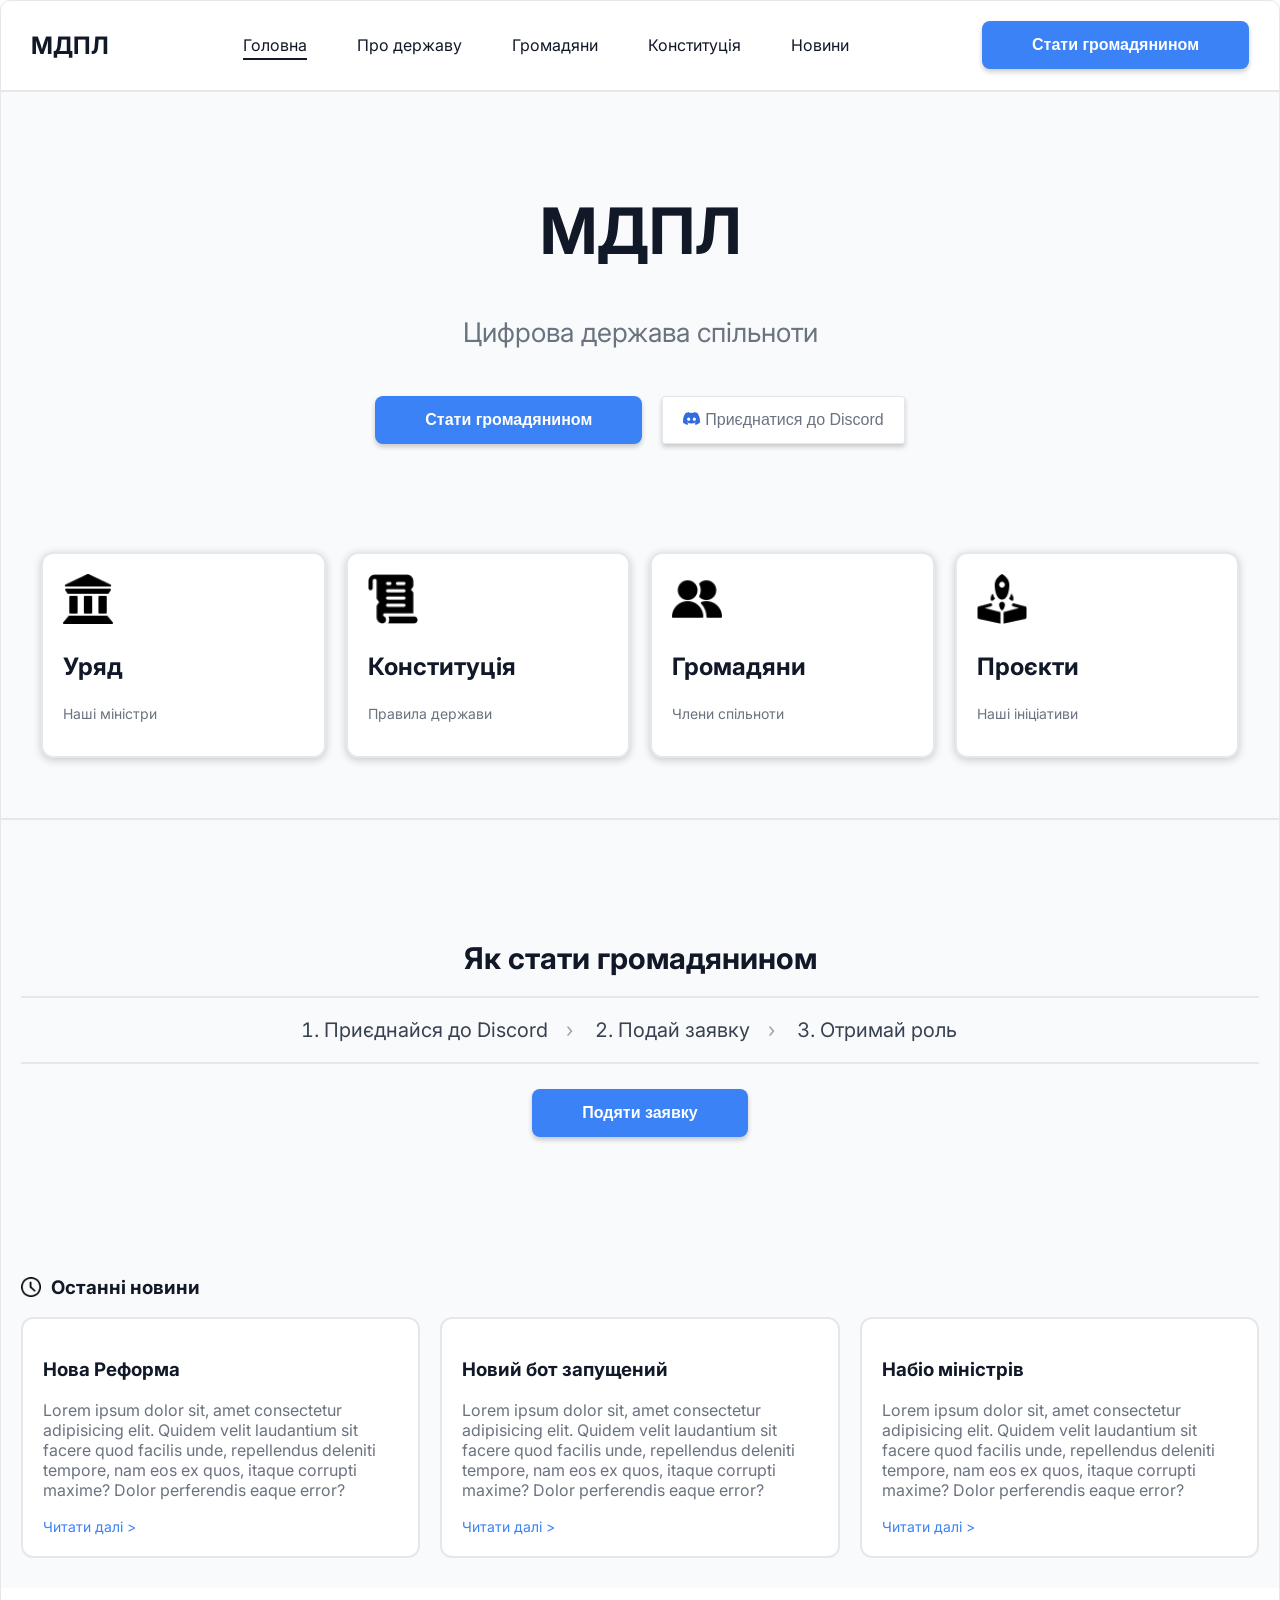
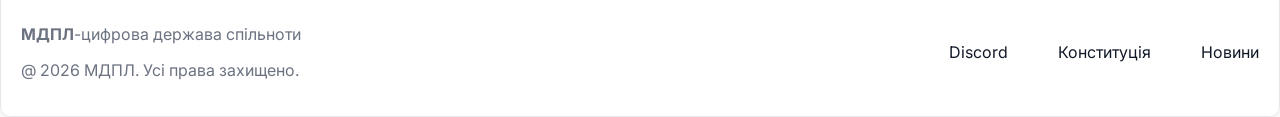
<file: index.html>
<!DOCTYPE html>
<html lang="en">
<head>
    <meta charset="UTF-8">
    <meta name="viewport" content="width=device-width, initial-scale=1.0">
    <title>MDPL</title>
    <link href="https://fonts.googleapis.com/css2?family=Inter&display=swap" rel="stylesheet">

    <link rel="stylesheet" href="./css/style.css">
</head>

<body data-page="home">
    <header id="header" class="header"></header>

    <main>
        <section id="hero-home" class="hero-home">
            <div class="hero-title">
                <h1>МДПЛ</h1>
                <p>Цифрова держава спільноти</p>
            </div>
            <div class="hero-btns">
                <button id="become-citizen-btn" class="btn become-citizen-btn">Стати громадянином</button>
                <button id="join-btn" class="btn join-btn" type="button" onclick="location.href='https://discord.gg/MwVAkWAUa9'">
                    <span>
                        <svg style="color: rgba(51, 109, 221);" xmlns="http://www.w3.org/2000/svg" width="17" height="17" fill="currentColor" class="bi bi-discord" viewBox="0 0 16 16">
                            <path d="M13.545 2.907a13.2 13.2 0 0 0-3.257-1.011.05.05 0 0 0-.052.025c-.141.25-.297.577-.406.833a12.2 12.2 0 0 0-3.658 0 8 8 0 0 0-.412-.833.05.05 0 0 0-.052-.025c-1.125.194-2.22.534-3.257 1.011a.04.04 0 0 0-.021.018C.356 6.024-.213 9.047.066 12.032q.003.022.021.037a13.3 13.3 0 0 0 3.995 2.02.05.05 0 0 0 .056-.019q.463-.63.818-1.329a.05.05 0 0 0-.01-.059l-.018-.011a9 9 0 0 1-1.248-.595.05.05 0 0 1-.02-.066l.015-.019q.127-.095.248-.195a.05.05 0 0 1 .051-.007c2.619 1.196 5.454 1.196 8.041 0a.05.05 0 0 1 .053.007q.121.1.248.195a.05.05 0 0 1-.004.085 8 8 0 0 1-1.249.594.05.05 0 0 0-.03.03.05.05 0 0 0 .003.041c.24.465.515.909.817 1.329a.05.05 0 0 0 .056.019 13.2 13.2 0 0 0 4.001-2.02.05.05 0 0 0 .021-.037c.334-3.451-.559-6.449-2.366-9.106a.03.03 0 0 0-.02-.019m-8.198 7.307c-.789 0-1.438-.724-1.438-1.612s.637-1.613 1.438-1.613c.807 0 1.45.73 1.438 1.613 0 .888-.637 1.612-1.438 1.612m5.316 0c-.788 0-1.438-.724-1.438-1.612s.637-1.613 1.438-1.613c.807 0 1.451.73 1.438 1.613 0 .888-.631 1.612-1.438 1.612"/>
                        </svg>
                    </span>
                    Приєднатися до Discord
                </button>
            </div>
        </section>
        <section id="features" class="features">
            <div class="features-card card">
                <div class="card-main">
                    <img src="./icons/goverment.png" alt="government" width="50px">
                    <h3>Уряд</h3>
                    <p>Наші міністри</p>
                </div>
                <div class="card-hidden">
                    <p>
                        Lorem ipsum dolor sit, amet consectetur adipisicing elit. Similique magni dolor amet illum, 
                        voluptas assumenda esse sunt aperiam possimus? Dolores nobis sit dolore porro rerum inventore ea commodi doloribus recusandae!
                    </p>
                </div>
            </div>
            <div class="features-card card">
                <div class="card-main">
                    <img src="./icons/contitution.png" alt="government" width="50px">
                    <h3>Конституція</h3>
                    <p>Правила держави</p>
                </div>
                <div class="card-hidden">
                    <p>
                        Lorem ipsum dolor sit, amet consectetur adipisicing elit. Similique magni dolor amet illum, 
                        voluptas assumenda esse sunt aperiam possimus? Dolores nobis sit dolore porro rerum inventore ea commodi doloribus recusandae!
                    </p>
                </div>
            </div>
            <div class="features-card card">
                <div class="card-main">
                    <img src="./icons/citizens.png" alt="government" width="50px">
                    <h3>Громадяни</h3>
                    <p>Члени спільноти</p>
                </div>
                <div class="card-hidden">
                    <p>
                        Lorem ipsum dolor sit, amet consectetur adipisicing elit. Similique magni dolor amet illum, 
                        voluptas assumenda esse sunt aperiam possimus? Dolores nobis sit dolore porro rerum inventore ea commodi doloribus recusandae!
                    </p>
                </div>
            </div>
            <div class="features-card card">
                <div class="card-main">
                    <img src="./icons/project.png" alt="government" width="50px">
                    <h3>Проєкти</h3>
                    <p>Наші ініціативи</p>
                </div>
                <div class="card-hidden">
                    <p>
                        Lorem ipsum dolor sit, amet consectetur adipisicing elit. Similique magni dolor amet illum, 
                        voluptas assumenda esse sunt aperiam possimus? Dolores nobis sit dolore porro rerum inventore ea commodi doloribus recusandae!
                    </p>
                </div>
            </div>
        </section>
        <section id="application" class="application">
            <div class="container">
                <h3>Як стати громадянином</h3>
                <ol class="steps-list">
                    <li>Приєднайся до Discord</li>
                    <li>Подай заявку</li>
                    <li>Отримай роль</li>
                </ol>
                <button id="become-citizen-btn" class="btn become-citizen-btn">Подяти заявку</button>
            </div>
        </section>
        <section id="last-news" class="last-news">
            <div class="container">
                <div class="last-news-title">
                    <img src="./icons/time.png" alt="clock" width="20px">
                    <h3>Останні новини</h3>
                </div>

                <div class="news-grid">
                    <div class="card">
                        <h3>Нова Реформа</h3>
                        <p>
                            Lorem ipsum dolor sit, amet consectetur adipisicing elit. 
                            Quidem velit laudantium sit facere quod facilis unde, repellendus deleniti tempore, nam eos ex quos, itaque corrupti maxime? Dolor perferendis eaque error?
                        </p>
                        <a href="">Читати далі ></a>
                    </div>
                    <div class="card">
                        <h3>Новий бот запущений</h3>
                        <p>
                            Lorem ipsum dolor sit, amet consectetur adipisicing elit. 
                            Quidem velit laudantium sit facere quod facilis unde, repellendus deleniti tempore, nam eos ex quos, itaque corrupti maxime? Dolor perferendis eaque error?
                        </p>
                        <a href="">Читати далі ></a>
                    </div>
                    <div class="card">
                        <h3>Набіо міністрів</h3>
                        <p>
                            Lorem ipsum dolor sit, amet consectetur adipisicing elit. 
                            Quidem velit laudantium sit facere quod facilis unde, repellendus deleniti tempore, nam eos ex quos, itaque corrupti maxime? Dolor perferendis eaque error?
                        </p>
                        <a href="">Читати далі ></a>
                    </div>
                </div>
            </div>
        </section>
    </main>

    <footer>
        <div class="container">
            <div class="footer-right">
                <p><strong>МДПЛ</strong>-цифрова держава спільноти</p>
                <p>@ 2026 МДПЛ. Усі права захищено.</p>
            </div>
            <div class="footer-left">
                <nav>
                    <a href="https://discord.gg/MwVAkWAUa9'">Discord</a>
                    <a href="constitution.html">Конституція</a>
                    <a href="news.html">Новини</a>
                </nav>
            </div>
        </div>
    </footer>


    <!-- Modal -->
    <div class="backdrop">
        <div id="modal" class="modal">
            <div class="container container-modal">
                <button id="close-btn" class="close-btn">X</button>
                <div class="modal-header">
                    <h2>Стати громадянином</h2>
                    <p>Подайте заявку на приєднання до МДПЛ</p>
                </div>
                <form class="blank">
                    <label>
                        Прізвище та Ім'я *
                        <input class="contact-modal-form" type="text" name="name" placeholder="Василь Клеменко">
                    </label>
                    <label>
                        Дата народження *
                        <input class="contact-modal-form"  type="date" name="date">
                    </label>
                    <label>
                        Мета вступу до МДПЛ *
                        <textarea class="contact-modal-form"  name="reason" placeholder="Коротко разкажіть, чому хочете стати частиною держави"></textarea>
                    </label>
                    <label>
                        Ідеї та проєкти *
                        <textarea class="contact-modal-form"  name="projects" placeholder="Над чим ви працюєте або хочете працювати..."></textarea>
                    </label>
                    <label>
                        Бажана посада
                        <input class="contact-modal-form"  type="text" name="poste" placeholder="Наприклад: Громадянин, Міністр...">
                    </label>
                    <div class="modal-btns">
                        <button class="btn cancle-btn">Скасувати</button>
                        <button type="submit" id="submit-btn" class="btn submit-btn">Подати заявку</button>
                    </div>
                </form>
            </div>
        </div>
    </div>

    <script type="module" src="./js/main.js"></script>
</body>
</html>
</file>
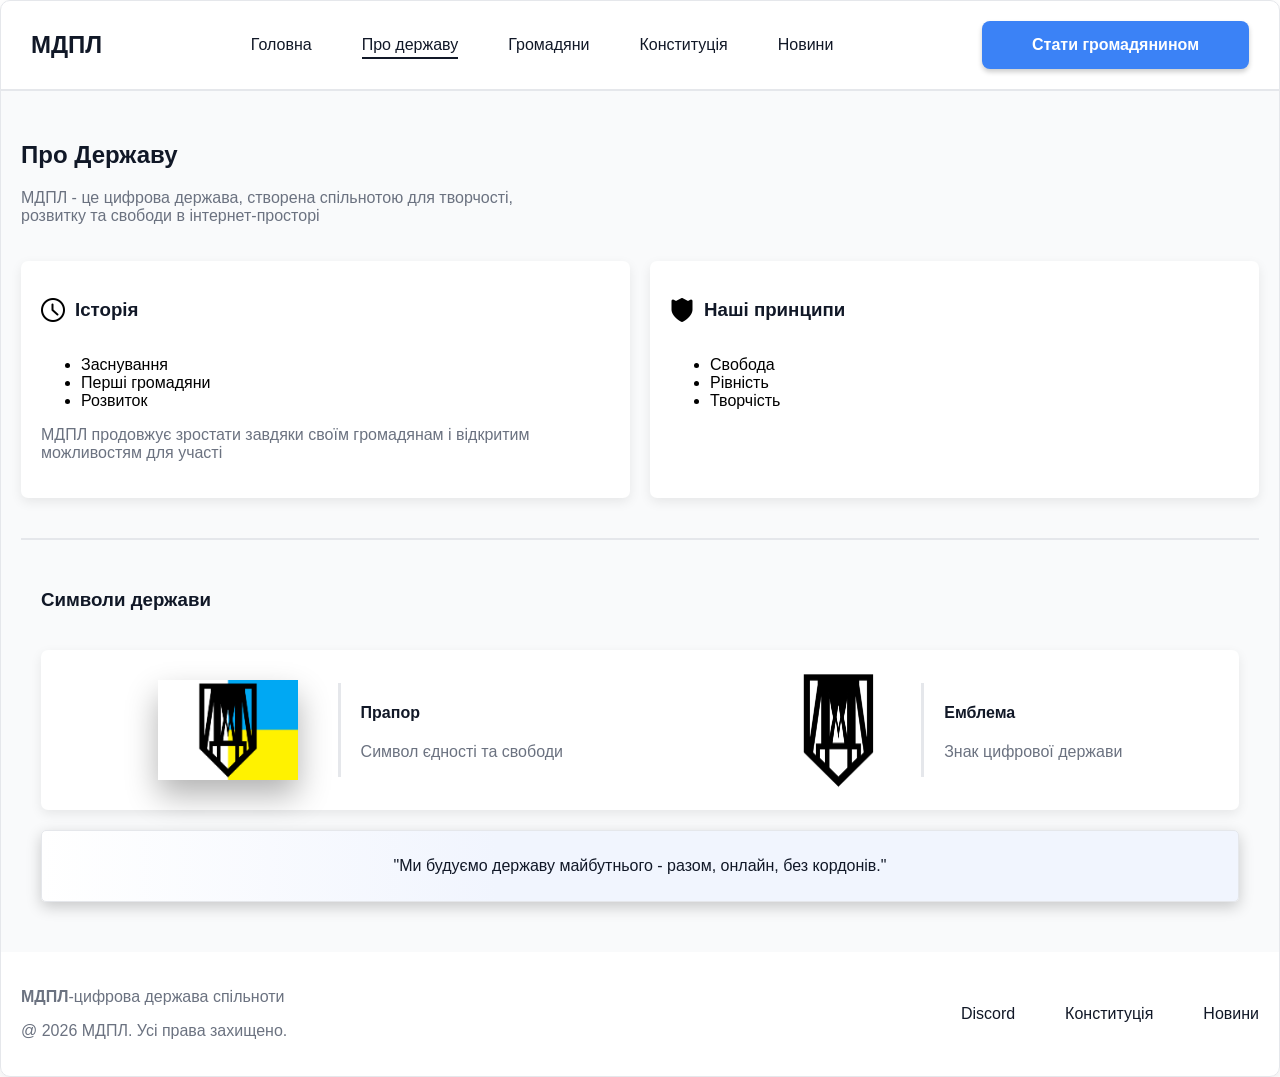
<file: about.html>
<!DOCTYPE html>
<html lang="en">
<head>
    <meta charset="UTF-8">
    <meta name="viewport" content="width=device-width, initial-scale=1.0">
    <title>About</title>
    <link rel="stylesheet" href="./css/style.css">
</head>
<body data-page="about">
    <header id="header"></header>

        <main>
            <div class="container">
                <section id="hero-about" class="hero-about">
                    <h1>Про Державу</h1>
                    <p>
                        МДПЛ - це цифрова держава, створена спільнотою для творчості,<br>
                        розвитку та свободи в інтернет-просторі
                    </p>
                </section>
                <section id="about-info" class="about-info">
                    <div id="history" class="history">
                        <div class="container">
                            <div class="history-title">
                                <img src="./icons/time.png" alt="clock" width="24px" height="24px">
                                <h3>Історія</h3>
                            </div>
                            <ul class="list-history">
                                <li>Заснування</li>
                                <li>Перші громадяни</li>
                                <li>Розвиток</li>
                            </ul>
                            <span>
                                <p>МДПЛ продовжує зростати завдяки своїм громадянам і відкритим можливостям для участі</p>
                            </span>
                        </div>
                    </div>
                    <div id="principles" class="principles">
                        <div class="container">
                            <div class="principles-title">
                                <img src="./icons/shuild.png" alt="shild" width="24px" height="24px">
                                <h3>Наші принципи</h3>
                            </div>
                            <ul class="list-principles">
                                <li>Свобода</li>
                                <li>Рівність</li>
                                <li>Творчість</li>
                            </ul>
                        </div>
                    </div>
                </section>
                <section id="symbols" class="symbols">
                    <div class="container container-symbols">
                        <div class="symbols-head">
                            <h3>Символи держави</h3>
                        </div>
                        <div class="symbols-main">
                            <div class="flag">
                                <img src="./icons/flag.png" alt="flag" width="140px">
                                <div class="symbol-content">
                                    <h4>Прапор</h4>
                                    <p>Символ єдності та свободи</p>
                                </div>
                            </div>
                            <div class="emblem">
                                <img src="./icons/emblem.png" alt="emblem" width="85px">
                                <div class="symbol-content">
                                    <h4>Емблема</h4>
                                    <p>Знак цифрової держави</p>
                                </div>
                            </div>
                        </div>
                        <div class="slogan">
                            <p>"Ми будуємо державу майбутнього - разом, онлайн, без кордонів."</p>
                        </div>
                    </div>
                </section>
            </div>
        </main>

        <footer>
        <div class="container">
            <div class="footer-right">
                <p><strong>МДПЛ</strong>-цифрова держава спільноти</p>
                <p>@ 2026 МДПЛ. Усі права захищено.</p>
            </div>
            <div class="footer-left">
                <nav>
                    <a href="https://discord.gg/MwVAkWAUa9'">Discord</a>
                    <a href="constitution.html">Конституція</a>
                    <a href="news.html">Новини</a>
                </nav>
            </div>
        </div>
    </footer>
    
    <script type="module" src="./js/main.js"></script>
</body>
</html>
</file>
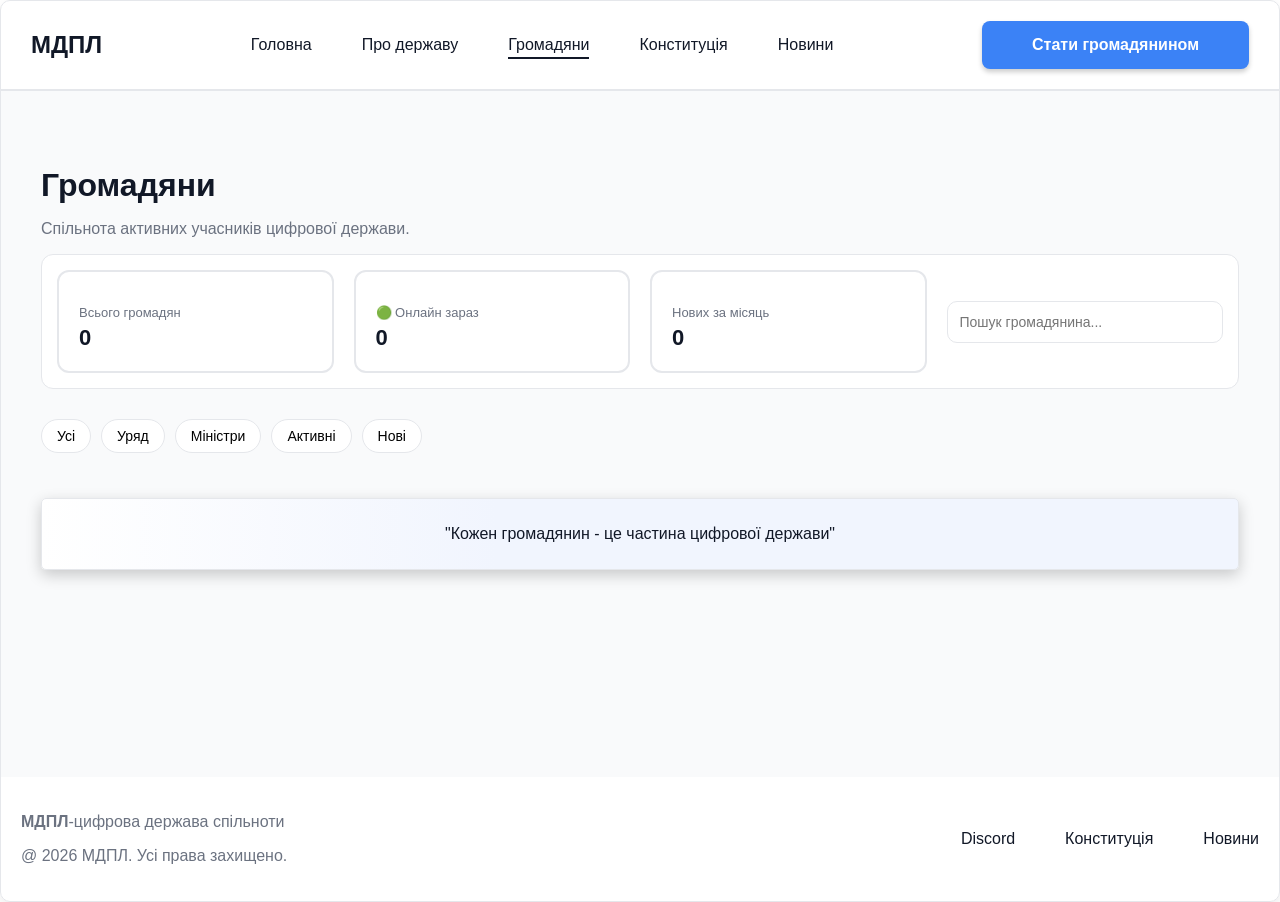
<file: citizens.html>
<!DOCTYPE html>
<html lang="en">
<head>
    <meta charset="UTF-8">
    <meta name="viewport" content="width=device-width, initial-scale=1.0">
    <title>Citizens</title>
    <link rel="stylesheet" href="./css/style.css">
</head>

<body data-page="citizens">
    <header id="header"></header>

    <main>
        <div class="container">
            <section class="citizens-page">

                <div class="container">

                    <!-- Заголовок -->
                    <div class="hero-citizens">
                        <h1>Громадяни</h1>
                        <p>Спільнота активних учасників цифрової держави.</p>
                    </div>

                    <!-- Статистика -->
                    <div class="stats">
                        <div class="stat-card card">
                            <p>Всього громадян</p>
                            <span id="total-count">0</span>
                        </div>

                        <div class="stat-card card">
                            <p>🟢 Онлайн зараз</p>
                            <span id="online-count">0</span>
                        </div>

                        <div class="stat-card card">
                            <p>Нових за місяць</p>
                            <span id="new-count">0</span>
                        </div>

                        <input type="text" id="search" placeholder="Пошук громадянина...">
                    </div>

                    <!-- Фільтри -->
                    <div class="filters">
                        <button data-filter="all">Усі</button>
                        <button data-filter="government">Уряд</button>
                        <button data-filter="minister">Міністри</button>
                        <button data-filter="active">Активні</button>
                        <button data-filter="new">Нові</button>
                    </div>

                    <!-- СПИСОК -->
                    <div id="citizens-list" class="citizens-list">
                    <!-- Example -->

                    </div>

                    <div class="slogan">
                        <p>"Кожен громадянин - це частина цифрової держави"</p>
                    </div>
                </div>
            </section>
        </div>
    </main>

    <footer>
        <div class="container">
            <div class="footer-right">
                <p><strong>МДПЛ</strong>-цифрова держава спільноти</p>
                <p>@ 2026 МДПЛ. Усі права захищено.</p>
            </div>
            <div class="footer-left">
                <nav>
                    <a href="https://discord.gg/MwVAkWAUa9'">Discord</a>
                    <a href="constitution.html">Конституція</a>
                    <a href="news.html">Новини</a>
                </nav>
            </div>
        </div>
    </footer>


    <div class="modal modal-citizen-card"></div>

    <script type="module" src="./js/main.js"></script>
</body>
</html>
</file>
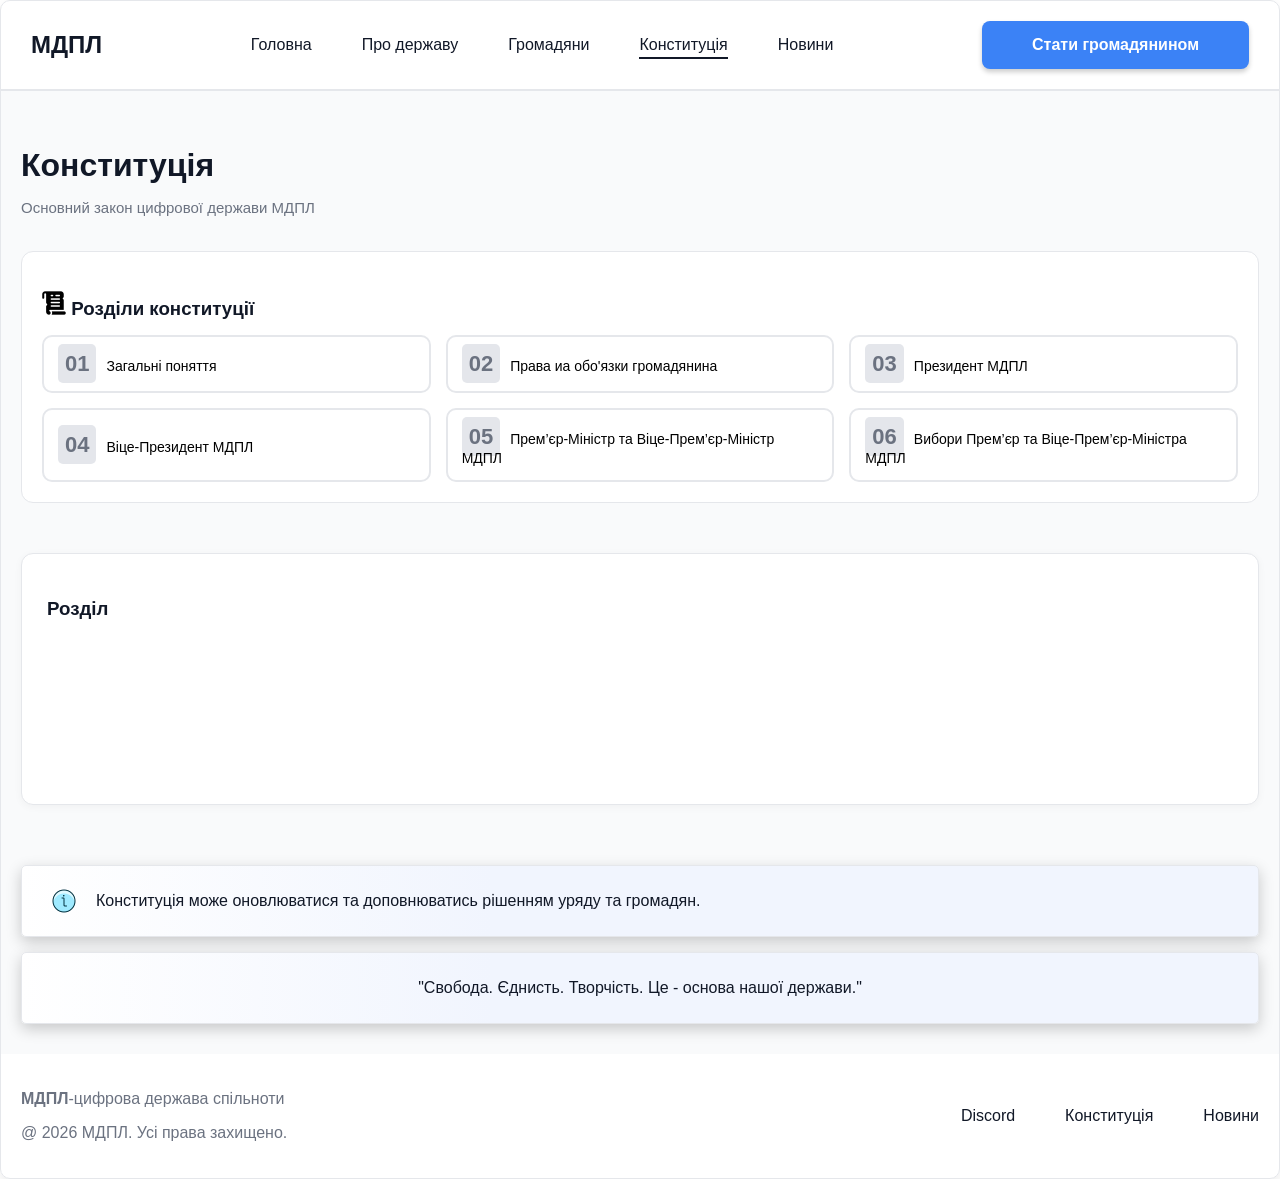
<file: constitution.html>
<!DOCTYPE html>
<html lang="en">
<head>
    <meta charset="UTF-8">
    <meta name="viewport" content="width=device-width, initial-scale=1.0">
    <title>Constitution</title>
    <link rel="stylesheet" href="./css/style.css">
</head>
<body data-page="constitution">
    <header id="header"></header>

    <main>
        <div class="container">
            <section id="hero-constitution" class="hero-constitution">
                <h1>Конституція</h1>
                <p>Основний закон цифрової держави МДПЛ</p>
            </section>
            <section class="contents-section">
                <div class="container">
                    <h3>
                        <img src="./icons/contitution.png" alt="constitution" width="24px">
                        Розділи конституції
                    </h3>
                    <div class="contents">
                        <button class="content-item" data-section="1"><span>01</span>Загальні поняття</button>
                        <button class="content-item" data-section="2"><span>02</span>Права иа обо'язки громадянина</button>
                        <button class="content-item" data-section="3"><span>03</span>Президент МДПЛ</button>
                        <button class="content-item" data-section="4"><span>04</span>Віце-Президент МДПЛ</button>
                        <button class="content-item" data-section="5"><span>05</span>Прем’єр-Міністр та Віце-Прем’єр-Міністр МДПЛ</button>
                        <button class="content-item" data-section="6"><span>06</span>Вибори Прем’єр та Віце-Прем’єр-Міністра МДПЛ</button>
                    </div>
                </div>
            </section>
            <section id="laws" class="laws">
                <div class="container">
                    <h3>Розділ <span class="section-number"></span></h3>
                    <div class="law-list">
                    </div>
                </div>
            </section>
            <section class="info-extra">
                <div class="slogan attention-info">
                    <img src="./icons/Information.png" alt="information" width="24px" height="24px">
                    <p>Конституція може оновлюватися та доповнюватись рішенням уряду та громадян.</p>
                </div>
                <div class="slogan">
                    <p>"Свобода. Єднисть. Творчість. Це - основа нашої держави."</p>
                </div>
            </section>
        </div>
    </main>

    <footer>
        <div class="container">
            <div class="footer-right">
                <p><strong>МДПЛ</strong>-цифрова держава спільноти</p>
                <p>@ 2026 МДПЛ. Усі права захищено.</p>
            </div>
            <div class="footer-left">
                <nav>
                    <a href="https://discord.gg/MwVAkWAUa9'">Discord</a>
                    <a href="constitution.html">Конституція</a>
                    <a href="news.html">Новини</a>
                </nav>
            </div>
        </div>
    </footer>

    <footer></footer>

    <script type="module" src="./js/main.js"></script>
</body>
</html>
</file>
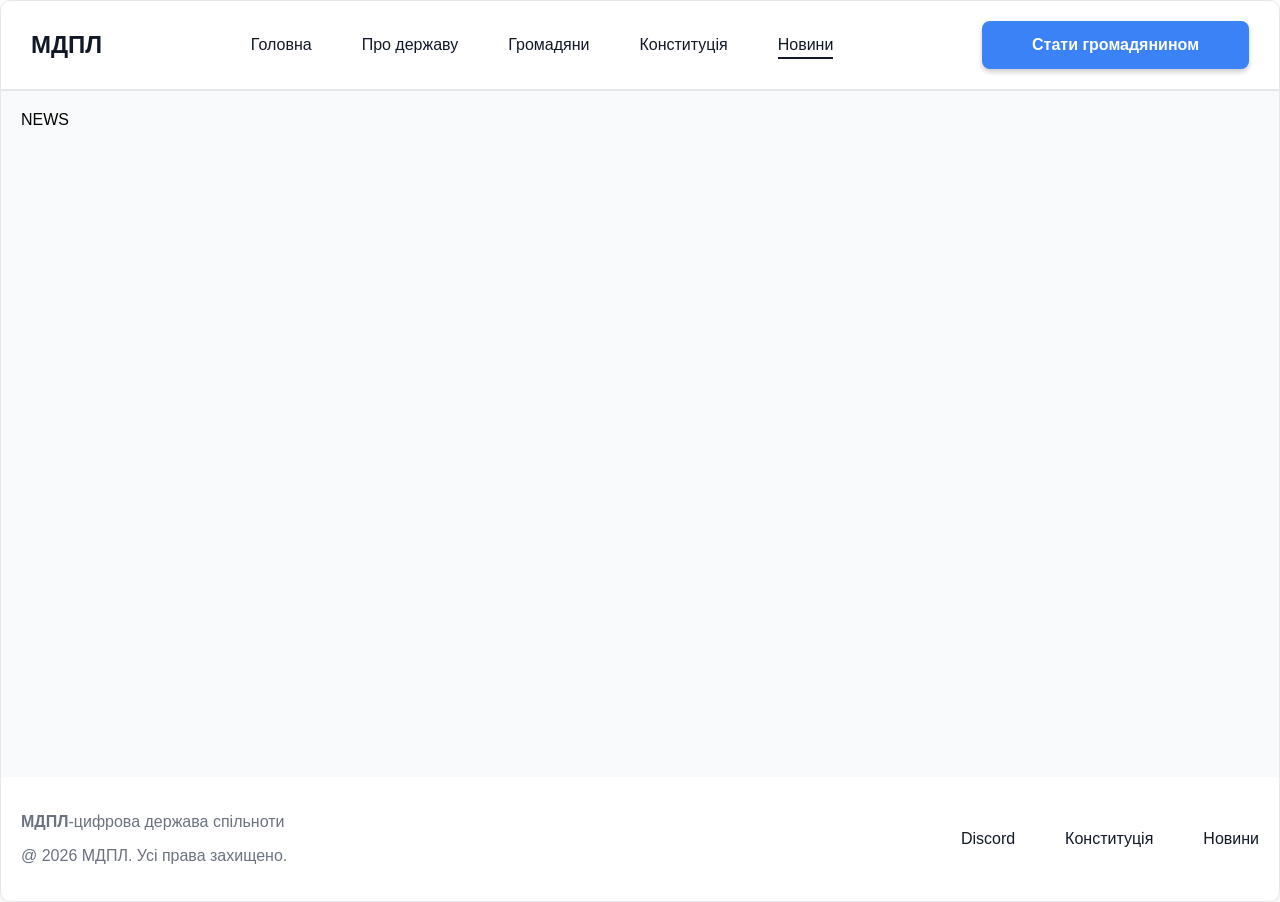
<file: news.html>
<!DOCTYPE html>
<html lang="en">
<head>
    <meta charset="UTF-8">
    <meta name="viewport" content="width=device-width, initial-scale=1.0">
    <title>News</title>
    <link rel="stylesheet" href="./css/style.css">
</head>
<body data-page="news">
    <header id="header"></header>

        <main>
            <div class="container">
                NEWS
            </div>
        </main>

        <footer>
        <div class="container">
            <div class="footer-right">
                <p><strong>МДПЛ</strong>-цифрова держава спільноти</p>
                <p>@ 2026 МДПЛ. Усі права захищено.</p>
            </div>
            <div class="footer-left">
                <nav>
                    <a href="https://discord.gg/MwVAkWAUa9'">Discord</a>
                    <a href="constitution.html">Конституція</a>
                    <a href="news.html">Новини</a>
                </nav>
            </div>
        </div>
    </footer>
    
    <script type="module" src="./js/main.js"></script>
</body>
</html>
</file>
<file: css/style.css>
:root{
  /* COLOR */
  --primary: #3B82F6;
  /* Back-Ground */
  --bg: #FFFFFF;
  --bg-secondary: #F9FAFB;
  --dark-backdrop: rgba(0, 0, 0, .5);
  /* TEXT */
  --text-main: #111827;
  --text-secondary: #6B7280;
  --font-bold: 700;

  --shadow-lg: 0 4px 12px rgba(0,0,0,0.08);

  --success: #10B981;
  --error: #EF4444;

  --border: #E5E7EB;
}

body{
    display: flex;
    flex-direction: column;
    min-height: 100vh; /* Takes full viewport height */
    font-family: 'Inter', sans-serif;
    margin: 0;
    padding: 0;
    background: var(--bg);
    border: var(--border) solid 1px;
    border-radius: 10px;
    box-shadow: var(--shadow-lg);
}

main{
  background-color: var(--bg-secondary);
  flex: 1;
}

section {
  margin-top: 0;
  margin-bottom: 0;
  padding-top: 10px;
  padding-bottom: 10px;
}


h1, h2, h3, h4{
    font-weight: var(--font-bold);
    color: var(--text-main);
}

p{
    color: var(--text-secondary);
}

a{
    color: var(--text-main);
    text-decoration: none;
}

.container {
  min-width: 320px;
  margin: 0 auto;
  padding: 20px;
}

.btn{
  padding: 5px 20px;
  cursor: pointer;
  font-size: 16px;
  background: var(--bg);
  border-radius: 3px;
  border: 1px solid var(--border);
  box-shadow: 0 3px 5px rgba(0,0,0, 0.20);
  color: var(--text-secondary);
  transition: all 0.2s ease;
}

.btn:hover {
  transform: translateY(-2px);
}

.card {
  background: var(--bg);
  border: 2px solid var(--border);
  border-radius: 12px;
  padding: 20px;
}

/* MODAL WINDOW */

.backdrop {
  position: fixed;
  inset: 0;
  background: var(--dark-backdrop);
  z-index: 40;
  padding: 32px 16px;
  overflow-y: auto;
  opacity: 0;
  visibility: hidden;
  pointer-events: none;
  backdrop-filter: blur(10px);

  transition: opacity 250ms cubic-bezier(0.4, 0, 0.2, 1),
    visibility 250ms cubic-bezier(0.4, 0, 0.2, 1);
}

.backdrop.is-open {
  opacity: 1;
  visibility: visible;
  pointer-events: auto;
}

.modal{
  margin: auto;
  position: relative;
  background: var(--bg);
  max-width: 800px;
  border-radius: 16px;
}

.container-modal{
  padding: 30px 60px;
}

.modal-header{
  border-bottom: 2px solid var(--border);
  margin-bottom: 20px;
}

.blank{
  display: flex;
  flex-direction: column;
}

.close-btn{
  border: 2px solid var(--border);
  border-radius: 4px;
  box-shadow: 0 3px 10px rgba(0,0,0, 0.10);
  background: var(--bg);
  width: 24px;
  height: 24px;
  position: absolute;
  right: 16px;
  top: 16px;
  cursor: pointer;
  
  transition: all 0.2s ease;
}

.close-btn:hover{
  color: red;
  border: 2px solid red;
}

.contact-modal-form{
  display: block;
  border: 1px solid rgba(0, 0, 0, .15);
  border-radius: 5px;
  font-size: 17px;
  padding: 10px;
  background-color: #0000000d;
  width: 100%;
  margin-bottom: 24px;
}

.contact-modal-form.error {
  border: 2px solid red;
}

.modal-btns{
  display: flex;
  justify-content: end;
  gap: 20px;
}

.cancle-btn, .submit-btn{
  padding: 10px 20px;
  border: none;
  border-radius: 5px;
}

.cancle-btn{
  border: 2px solid var(--border);
}

.cancle-btn:hover{
  color: red;
  border: 2px solid red;
}

.submit-btn{
  color: white;
  background: var(--primary);
}

.submit-btn:hover{
  color: var(--primary);
  background: var(--bg);
  border: 2px solid var(--primary);
}

/* HEADER */

header{
    padding: 10px 30px;
    display: flex;
    align-items: center;
    justify-content: space-between;
    border-bottom: 2px solid var(--border);
}

.desktop-nav{
  display: flex;
  gap: 50px;
}

.desktop-nav a {
  position: relative;
}

.desktop-nav a::after {
  content: "";
  position: absolute;
  left: 0;
  bottom: -5px;
  width: 0%;
  height: 2px;
  background: var(--text-main);
  transition: width 0.2s ease;
}

.desktop-nav a:hover::after,
.desktop-nav a.active::after {
  width: 100%;
}


.become-citizen-btn {
  background: var(--primary);
  color: white;
  border: none;
  padding: 15px 50px;
  border-radius: 8px;
  font-weight: 600;
}

.become-citizen-btn:hover {
  background: #2563EB;
}

.burger-btn {
  display: none;
  background: transparent;
  border: none;
  cursor: pointer;
}


/* ====================== */
/* MOBILE MENU */
/* ====================== */

.mobile-menu {
  position: fixed;
  inset: 0;
  z-index: 100;

  background: var(--bg);

  opacity: 0;
  visibility: hidden;
  pointer-events: none;

  transition: all 0.3s ease;
}


/* OPEN */

.mobile-menu.is-open {
  opacity: 1;
  visibility: visible;
  pointer-events: auto;
}


/* ====================== */
/* CLOSE BUTTON */
/* ====================== */

.close-mobile-btn {
  position: absolute;
  top: 30px;
  right: 30px;

  border: none;
  background: transparent;

  font-size: 32px;
  cursor: pointer;
}


/* ====================== */
/* MOBILE NAV */
/* ====================== */

.mobile-nav {
  height: 100%;

  display: flex;
  flex-direction: column;
  justify-content: center;
  align-items: center;

  gap: 40px;
}


.mobile-nav a {
  font-size: 28px;
  font-weight: 600;

  transition: 0.2s ease;
}


.mobile-nav a:hover {
  color: var(--primary);
  transform: translateY(-2px);
}

footer .container{
  display: flex;
  justify-content: space-between;
  align-items: center;
}

.footer-left nav{
  display: flex;
  gap: 50px;
  flex-wrap: wrap;
}

/* PAGE HOME */
/* HERO */

.hero-home{
    height: 300px;
    padding: 50px;
    display: flex;
    justify-content: center;
    align-items: center;
    flex-direction: column;
    background: var(--bg-secondary);
}

.hero-title{
    display: flex;
    align-items: center;
    flex-direction: column;
}

.hero-title h1{
    margin-bottom: 20px;
    font-size: 4em;
    font-weight: bolder;
}

.hero-title p{
    font-size: 27px;
}

.hero-btns{
    margin-top: 20px;
    display: flex;
    gap: 20px;
}

.join-btn{
    display: flex;
    align-items: center;
    gap: 5px;
}

.join-btn:hover{
    border: none;
    background: #111827;
    color: #FFFFFF;
}


/* ===================== */
/* FEATURES (КАРТОЧКИ) */
/* ===================== */

.features {
  display: grid;
  grid-template-columns: repeat(4, 1fr);
  gap: 20px;
  padding: 60px 40px;
  margin-bottom: 50px;
  border-bottom: 2px solid var(--border);
}

.features-card{
  position: relative;
  box-shadow: 0 2px 8px rgba(0,0,0,0.2);
  transition: 0.2s ease;
  overflow: hidden;
}

.card-main{
  z-index: 2;
}

.features-card:hover {
  transform: translateY(-3px);
  box-shadow: 0 8px 20px rgba(0,0,0,0.08);
}

.features h3 {
  font-size: 24px;
  color: #111827;
}

.features p {
  font-size: 14px;
  color: #6B7280;
}

.card-hidden{
  position: absolute;
  bottom: 0;
  left: 0;
  width: 100%;
  z-index: 0;
  background: var(--bg);

  transform: translateY(100%);
  transition: all 0.3s ease;
}

.features-card:hover .card-hidden{
  transform: translateY(0);
}

/* ===================== */
/* APPLICATION */
/* ===================== */

.application {
  text-align: center;
  margin: 60px 0;
}

.application h3 {
  font-size: 30px;
  margin-bottom: 20px;
  color: #111827;
}

.steps-list {
  display: flex;
  justify-content: center;
  gap: 70px;
  margin-bottom: 25px;
  padding: 20px 0;
  border-top: 2px solid var(--border);
  border-bottom: 2px solid var(--border);
}

.application li {
  position: relative;
  font-size: 20px;
  color: #374151;
}

/* стрілочки */
.application li::after {
  content: "›";
  position: absolute;
  right: -25px;
  color: #9CA3AF;
}

.application li:last-child::after {
  display: none;
}


/* ===================== */
/* NEWS */
/* ===================== */

.last-news {
  margin-top: 60px;
}

.last-news .container > p {
  font-size: 18px;
  margin-bottom: 20px;
  color: #111827;
}

.last-news-title{
  display: flex;
  align-items: center;
  gap: 10px;
}


/* карточка новини */

.last-news a {
  color: #3B82F6;
  text-decoration: none;
  font-size: 14px;
}

.last-news a:hover {
  text-decoration: underline;
}

.news-grid {
  display: grid;
  grid-template-columns: repeat(auto-fit, minmax(250px, 1fr));
  gap: 20px;
}

/* ABOUT PAGE */

.about-info{
  display: flex;
  justify-content: space-around;
  gap: 20px;
  padding-bottom: 40px;
  border-bottom: 2px solid var(--border);
}

.history, .principles, .symbols-main{
  width: 100%;
  background: var(--bg);
  box-shadow: var(--shadow-lg);
  border-radius: 7px;
}

.history-title, .principles-title{
  display: flex;
  align-items: center;
  gap: 10px;
}

.container-symbols{
  display: flex;
  flex-direction: column;
  gap: 20px;
}

.symbols-head{
  display: flex;
  justify-content: space-between;
  align-items: center;
}

.symbols-head button{
  display: flex;
  align-items: center;
  gap: 10px;
}

.symbols-head button:hover{
  border: 1px solid var(--primary);
  color: var(--primary);
}

.symbols-main{
  display: flex;
  align-items: center;
  justify-content: space-around;
  padding: 20px 0;
}

.emblem, .flag{
  display: flex;
  align-items: center;
  gap: 40px;
}

.flag img{
  box-shadow: 0 15px 30px rgba(0,0,0, 0.30);
}

.symbol-content{
  border-left: 3px solid var(--border);
  padding-left: 20px;
}

.slogan{
  display: flex;
  justify-content: center;
  align-items: center;
  padding: 10px 0;
  border: 1px solid var(--border);
  border-radius: 5px;
  background: var(--bg);
  box-shadow: 0 5px 15px rgba(0,0,0, 0.20);
  background: linear-gradient(90deg, rgba(255, 255, 255, 1) 0%, rgba(241, 245, 254, 1) 38%);
}

.slogan p{
  color: var(--text-main);
}

/* ===================== */
/* CITIZENS PAGE */
/* ===================== */

/* HERO */

.hero-citizens h1 {
  font-size: 32px;
  margin-bottom: 10px;
}


/* ===================== */
/* STATS */
/* ===================== */

.stats {
  display: grid;
  background: var(--bg);
  border: 1px solid var(--border);
  border-radius: 12px;
  grid-template-columns: repeat(4, 1fr);
  padding: 15px;
  gap: 20px;
  margin-bottom: 30px;
  align-items: center;
}

.stat-card{
  transform: none;
  transition: none;
}

.stats .card p {
  font-size: 13px;
  margin-bottom: 5px;
  font-weight: 500;
}

.stats .card span {
  font-size: 22px;
  font-weight: 600;
  color: var(--text-main);
}


/* SEARCH */

#search {
  padding: 12px;
  border-radius: 10px;
  border: 1px solid var(--border);
  font-size: 14px;
  outline: none;
  transition: 0.2s;
}

#search:focus {
  border-color: var(--primary);
}


/* ===================== */
/* FILTERS */
/* ===================== */

.filters {
  display: flex;
  gap: 10px;
  margin-bottom: 25px;
  flex-wrap: wrap;
}

.filters button {
  padding: 8px 15px;
  border-radius: 20px;
  border: 1px solid var(--border);
  background: var(--bg);
  cursor: pointer;
  font-size: 14px;
  transition: all 0.2s ease;
}

.filters button:hover {
  color: var(--primary);
  border-color: var(--primary);
}

.filters button.active {
  background: var(--primary);
  color: white;
  border-color: var(--primary);
}


/* ===================== */
/* CITIZENS LIST */
/* ===================== */

.citizens-list {
  display: flex;
  flex-direction: column;
  gap: 20px;
  margin-bottom: 20px;
}


/* CARD */

.citizen-card {
  background: var(--bg);
  border: 1px solid var(--border);
  border-radius: 12px;
  padding: 15px;
  display: flex;
  justify-content: space-between;
  align-items: center;
  transition: all 0.2s ease;
}

.citizen-card:hover {
  transform: translateY(-3px) scale(1.01);
}


/* LEFT */

.citizen-left {
  display: flex;
  align-items: center;
  gap: 10px;
}

.avatar {
  width: 40px;
  height: 40px;
  border-radius: 50%;
  background: var(--primary);
  color: white;
  display: flex;
  align-items: center;
  justify-content: center;
  font-weight: bold;
}

.citizen-left h3 {
  font-size: 15px;
}

.citizen-left p {
  font-size: 12px;
}


/* RIGHT */

.citizen-right {
  text-align: right;
}

.role {
  padding: 4px 8px;
  border-radius: 6px;
  font-size: 12px;
  background: var(--bg-secondary);
  display: inline-block;
  margin-bottom: 5px;
}

/* різні ролі */

.role.міністр {
  background: rgba(59,130,246,0.1);
  color: var(--primary);
}

.role.громадянин {
  background: rgba(16,185,129,0.1);
  color: var(--success);
}

/* ===================== */
/* CONSTITUTION */
/* ===================== */

/* HERO */
.hero-constitution h1 {
  font-size: 32px;
  margin-bottom: 10px;
}

.hero-constitution p {
  font-size: 15px;
  color: var(--text-secondary);
}


/* ===================== */
/* CONTENTS (розділи) */
/* ===================== */

.contents-section {
  margin-bottom: 30px;
}

.contents-section .container {
  background: var(--bg); /* БІЛИЙ ФОН */
  border: 1px solid var(--border);
  border-radius: 12px;
  padding: 20px;
}

.contents-section h3 {
  margin-bottom: 15px;
  gap: 20px;
}

/* GRID 2x3 */
.contents {
  display: grid;
  grid-template-columns: repeat(3, 1fr);
  gap: 15px;
}

/* кнопки */
.content-item {
  padding: 14px;
  border-radius: 10px;
  border: 2px solid var(--border);
  background: var(--bg);
  cursor: pointer;
  font-size: 14px;
  text-align: left;
  transition: all 0.2s ease;
}

.content-item span {
  padding: 7px;
  margin-right: 10px;
  font-size: 22px;
  font-weight: 600;
  color: var(--text-secondary);
  background:#e4e6eb;
  border-radius: 5px;
}

/* hover */
.content-item:hover{
  border-color: var(--primary);
  background: rgba(59, 130, 246, 0.1);
  transform: translateY(-2px);
}

.content-item:hover span{
  color: var(--primary);
}


/* active */
.content-item.active {
  background: rgba(59, 130, 246, 0.1);
  border-color: var(--primary);
}


/* ===================== */
/* LAWS (контент) */
/* ===================== */

.laws {
  margin-bottom: 40px;
}

.laws .container {
  background: var(--bg);
  border: 1px solid var(--border);
  border-radius: 12px;
  padding: 25px;
  min-height: 200px;
  box-shadow: 0 2px 8px rgba(0,0,0,0.04);
  transition: all 0.2s ease;
}

.laws h3 {
  margin-bottom: 15px;
}

/* стаття */
.law-article {
  padding: 15px;
  border-left: 3px solid var(--primary);
  margin-bottom: 15px;
  background: var(--bg-secondary);
  border-radius: 8px;
}

.law-article h4 {
  font-size: 14px;
  margin-bottom: 5px;
  color: var(--primary);
}

.law-article p {
  font-size: 14px;
  line-height: 1.6;
  color: var(--text-secondary);
}


/* ===================== */
/* EXTRA INFO */
/* ===================== */

.info-extra {
  margin-top: 40px;
  display: flex;
  flex-direction: column;
  gap: 15px;
}

.attention-info{
  justify-content: flex-start;
  gap: 20px;
  padding-left: 30px;
}

/* ================== */
/* MOBILE */
/* ================== */

@media screen and (max-width: 1024px) {
  .desktop-nav,
  header .become-citizen-btn {
    display: none;
  }

  .burger-btn {
    display: block;
  }

  /* HOME PAGE */

  .hero-btns{
    flex-direction: column;
  }

  .features {
    grid-template-columns: repeat(2, 2fr);
  }

  .steps-list {
    list-style: none;
    flex-direction: column;
    gap: 30px;
  }

  .application li {
    padding: 20px;
    border-radius: 10px;
    background-color: var(--bg);
    box-shadow: var(--shadow-lg);
  }

  /* стрілочки */
  .application li::after {
    content: "";
  }

  .news-grid {
    display: flex;
    flex-direction: column;
    gap: 20px;
  }

  /* ABOUT PAGE */

  .about-info{
    flex-direction: column;
  }

  .symbols-main{
    display: flex;
    align-items: center;
    justify-content: space-around;
    padding: 20px 0;
    flex-direction: column;
    gap: 20px;
  }

  /* CITIZENS PAGE */

  .stats {
    display: flex;
    justify-content: center;
    flex-wrap: wrap;
  }

  #search {
    width: 100%;
  }

  /* CONSTITUTION PAGE */

  .contents {
    display: grid;
    grid-template-columns: repeat(2, 3fr);
    gap: 15px;
  }
}

@media screen and (max-width: 768px) {
  .features {
    grid-template-columns: repeat(1, 4fr);
  }

  footer .container{
    flex-direction: column;
    gap: 20px;
  }

  .contents {
    display: flex;
    flex-direction: column;
  }
}
</file>
